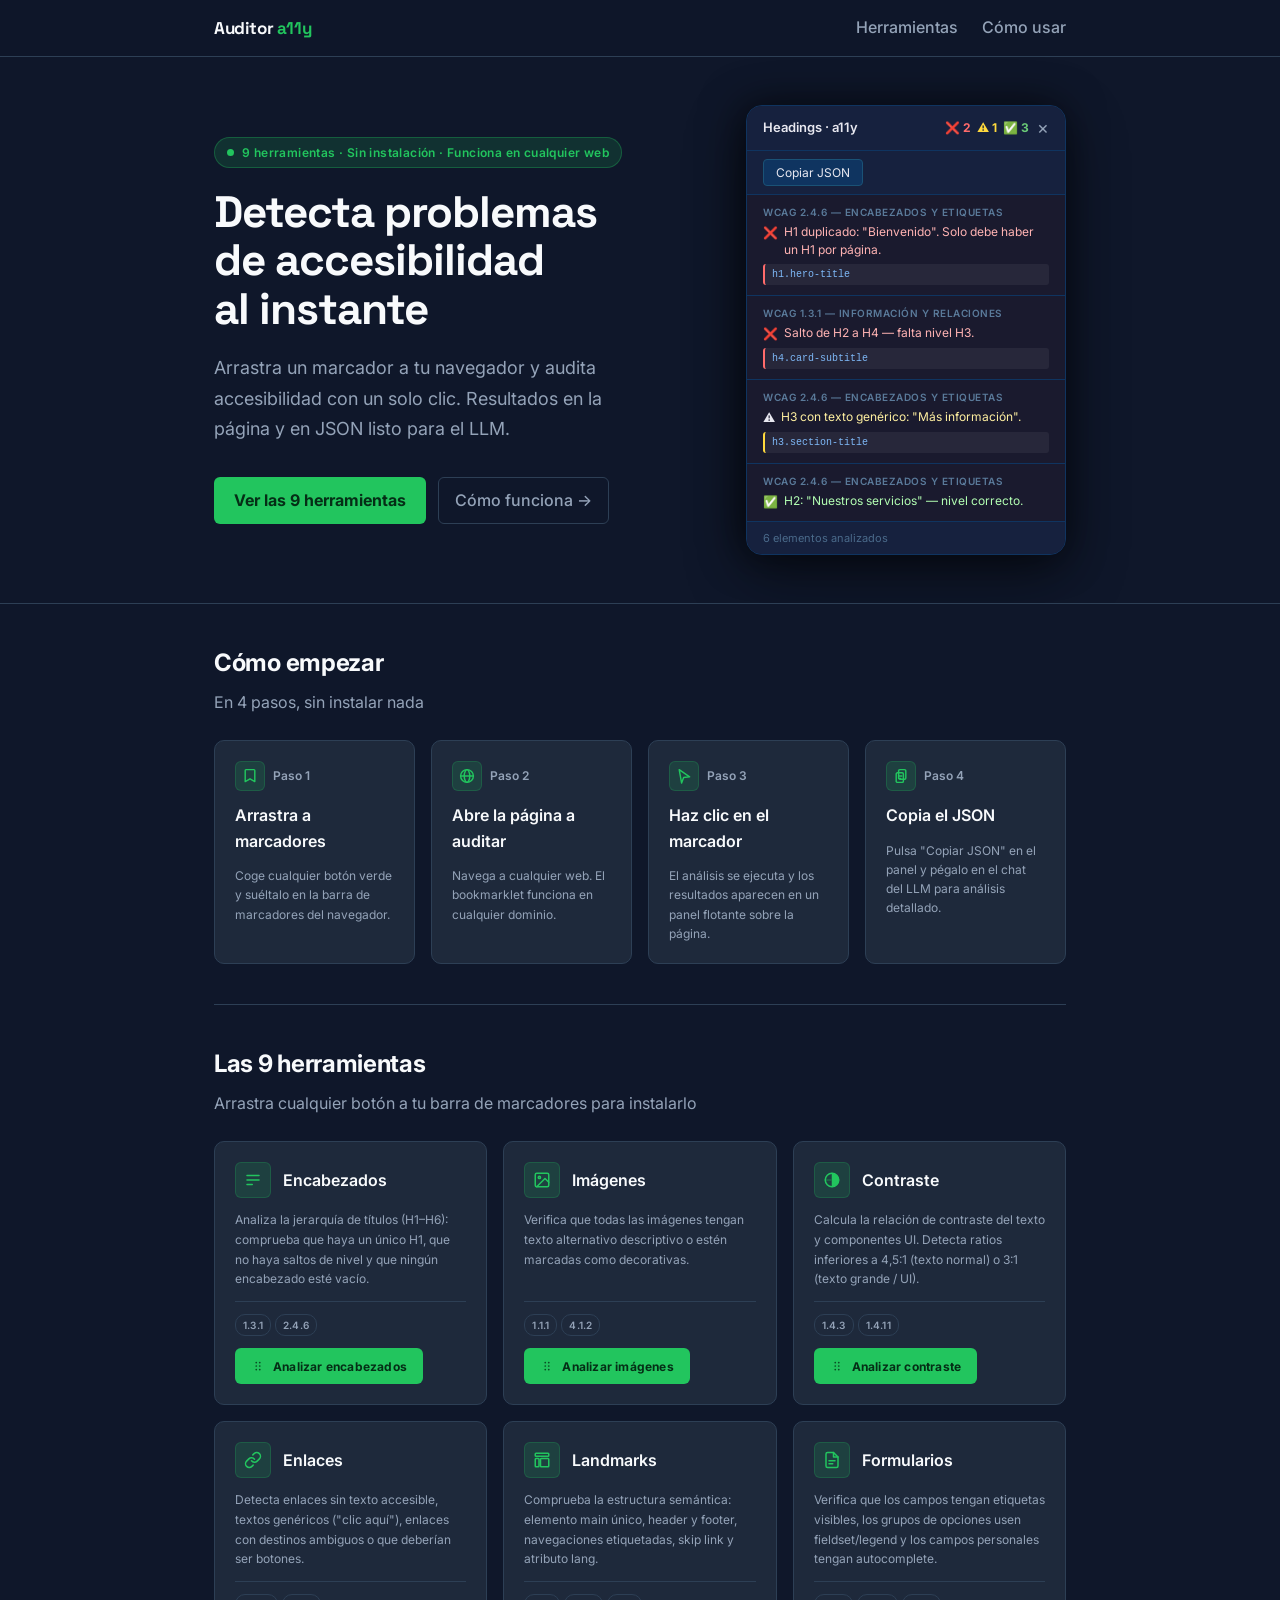
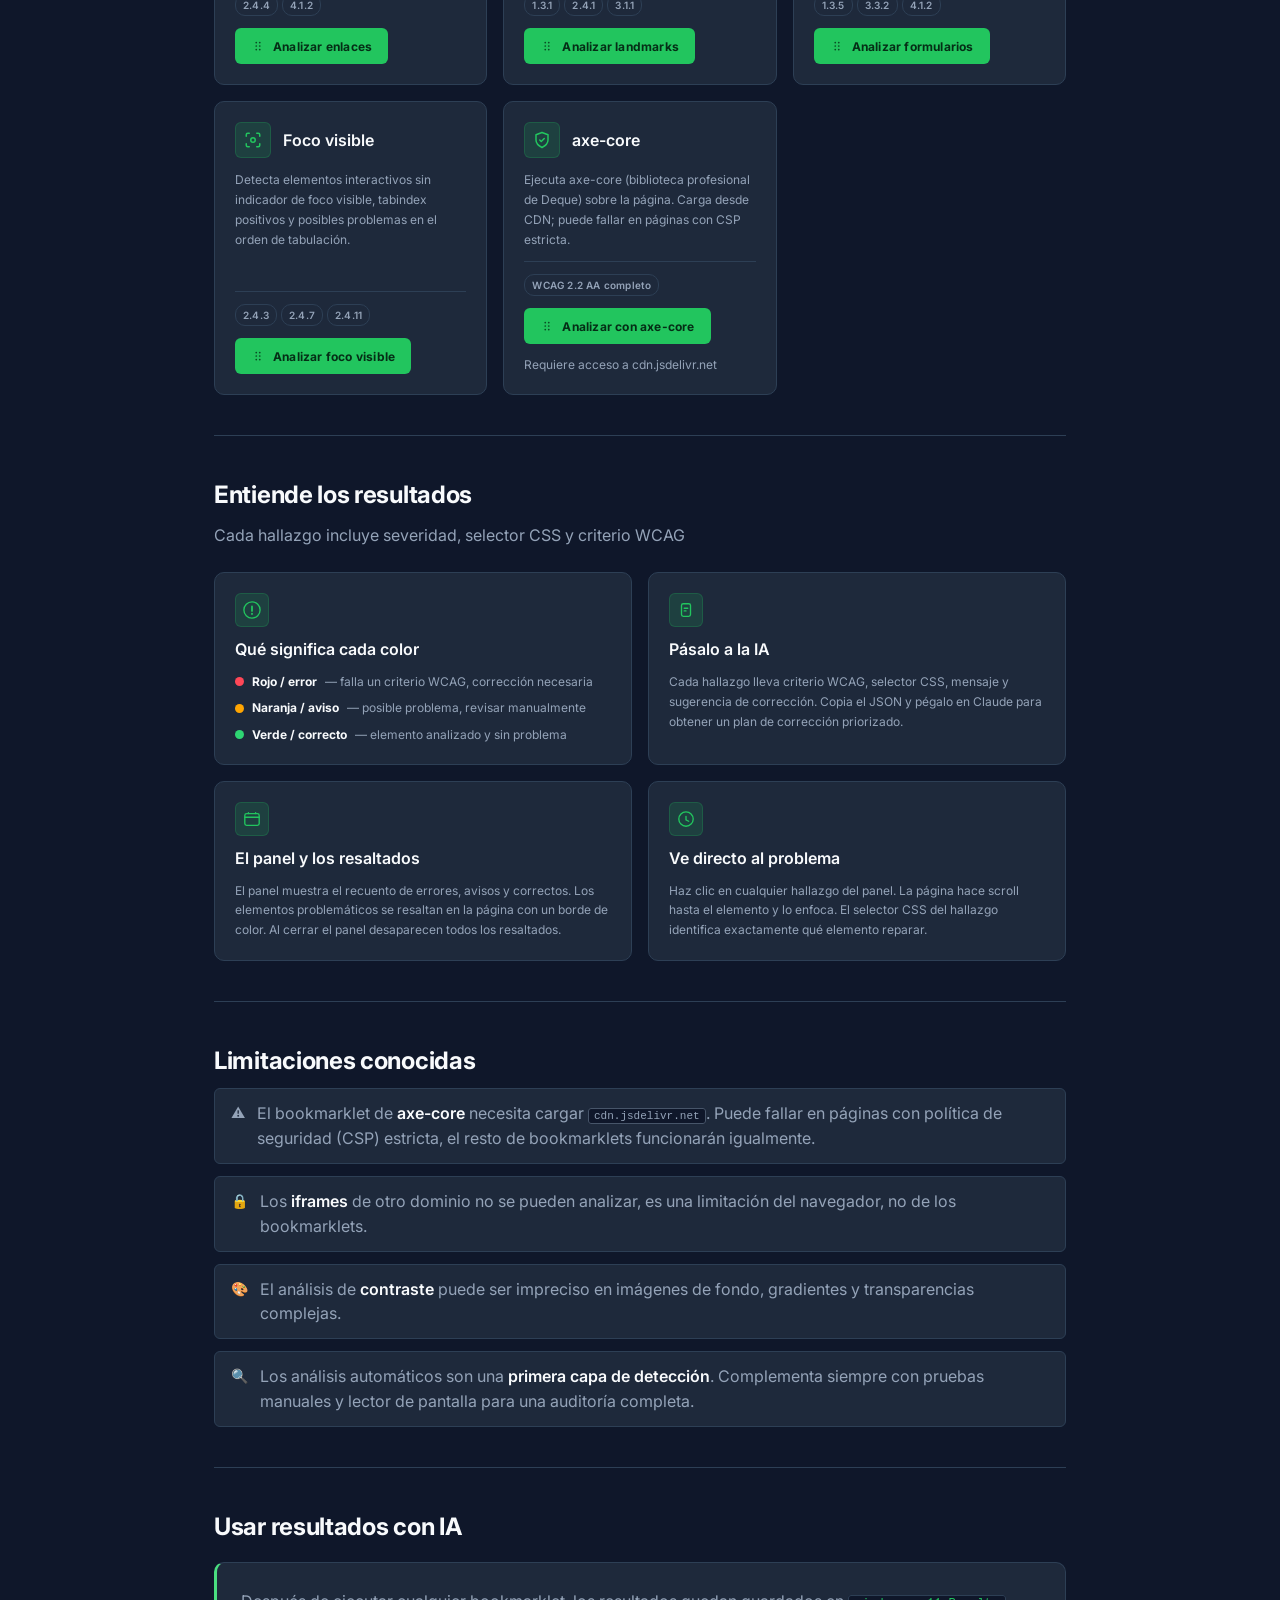
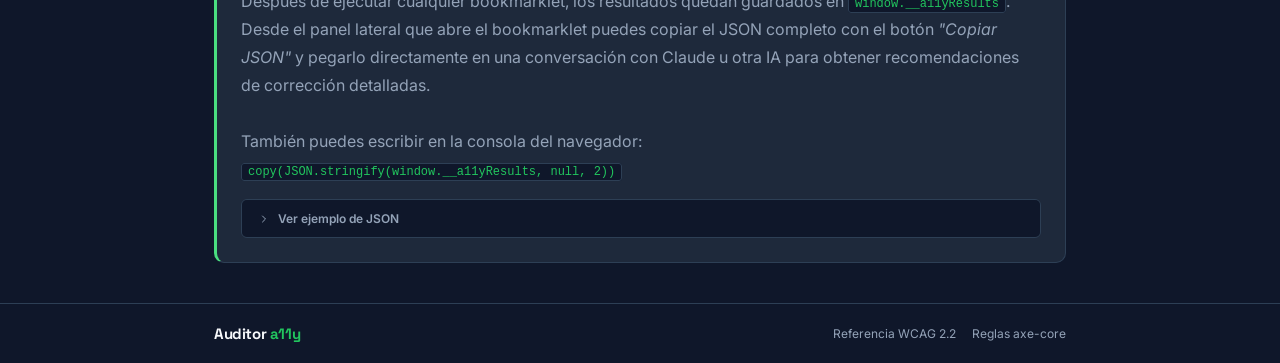
<file: index.html>
<!DOCTYPE html>
<html lang="es">
<head>
  <meta charset="UTF-8">
  <meta http-equiv="refresh" content="0; url=./docs/">
  <title>Redireccionando...</title>
</head>
<body>
  <p>Redireccionando a Auditor a11y...</p>
  <script>
    window.location.href = './docs/';
  </script>
</body>
</html>
</file>
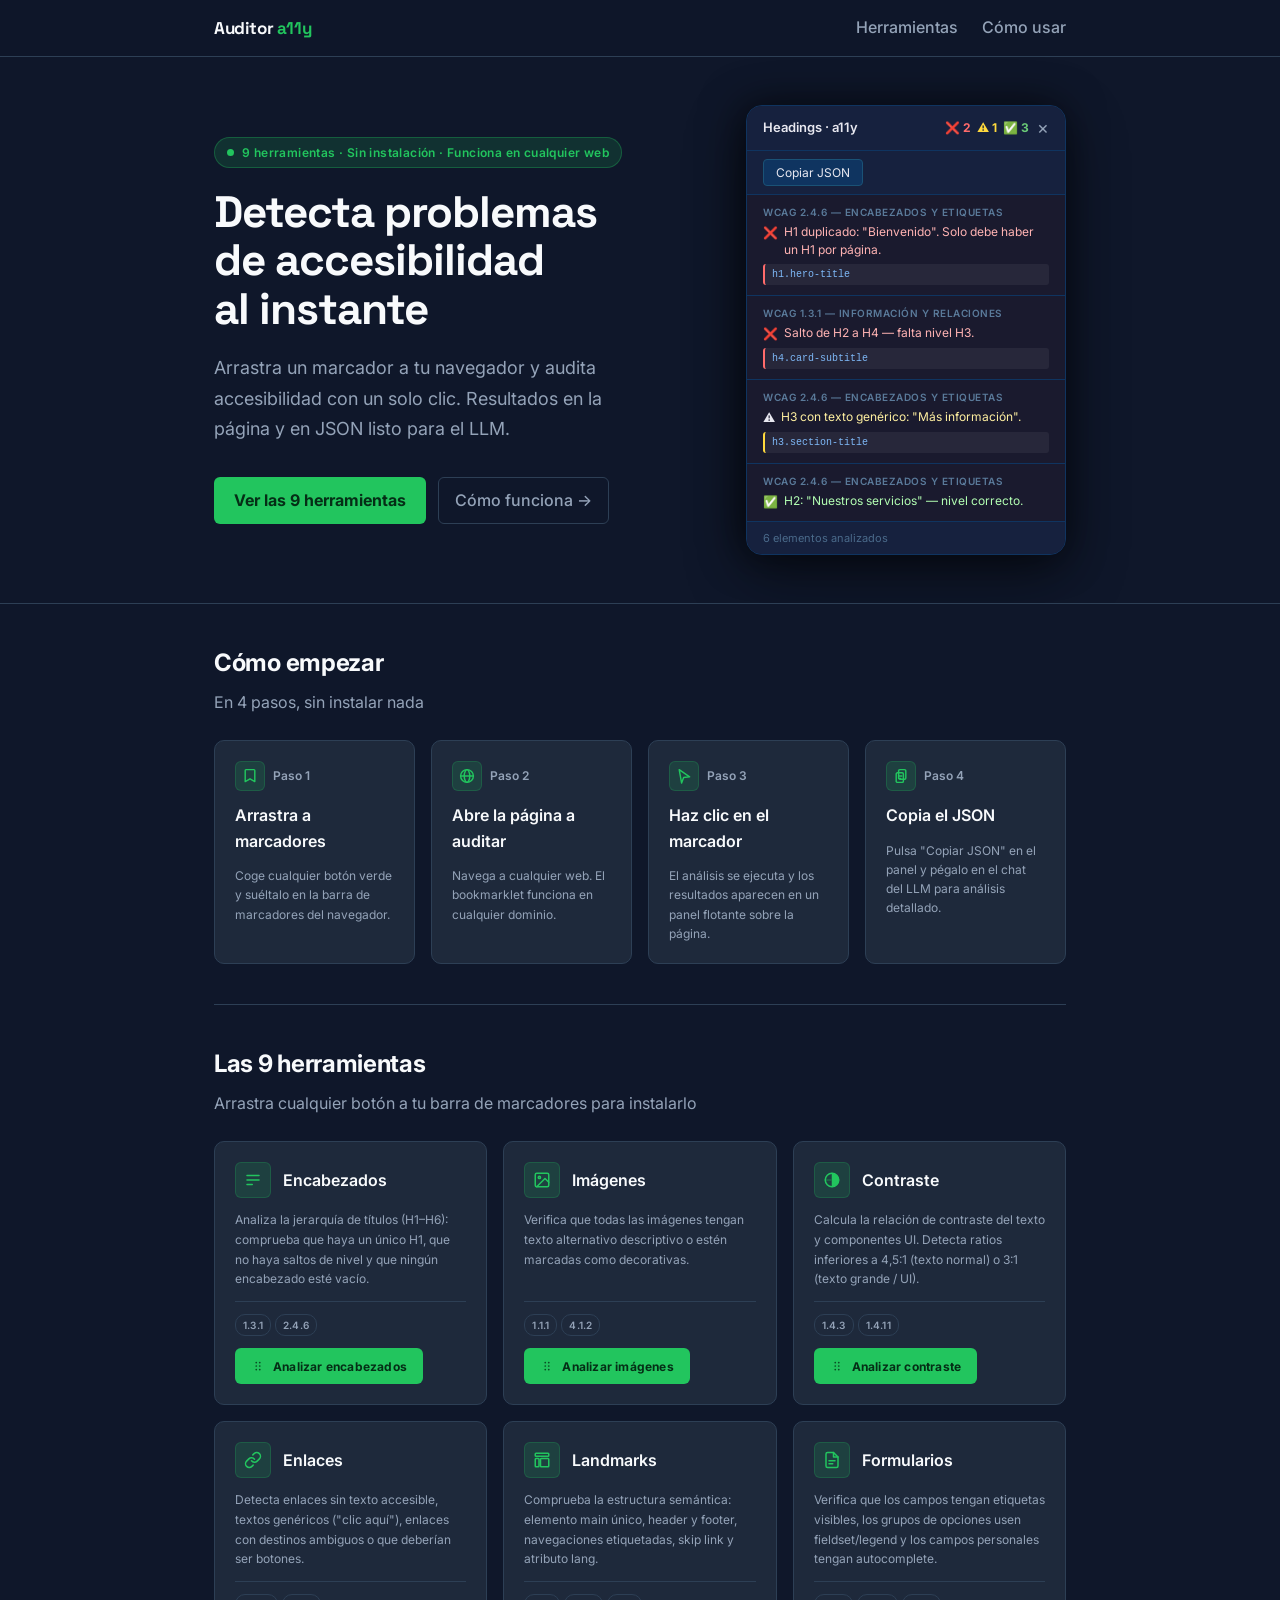
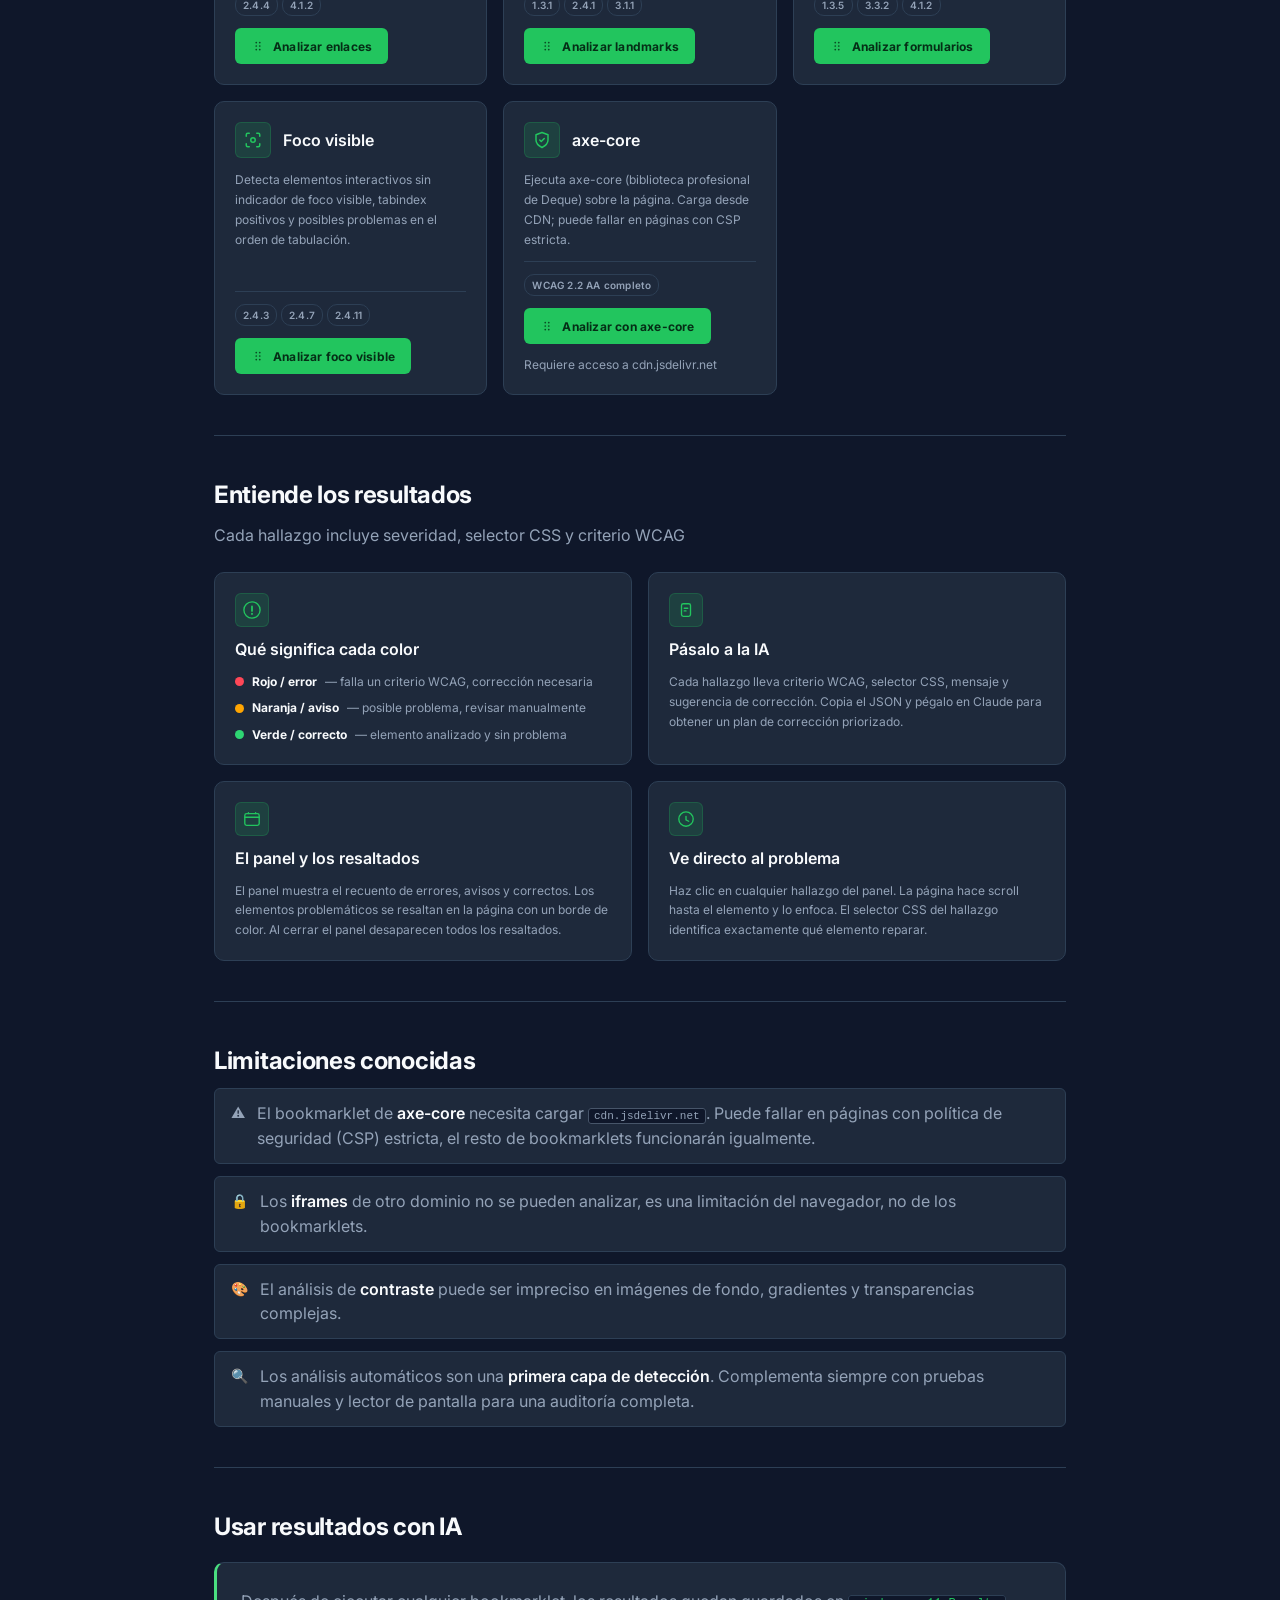
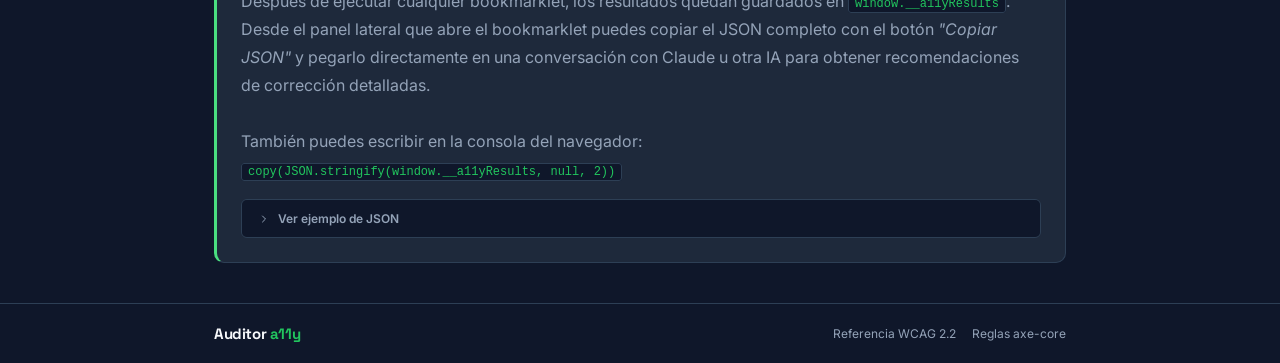
<file: docs/index.html>
<!DOCTYPE html>
<html lang="es">
<head>
  <meta charset="UTF-8">
  <meta name="viewport" content="width=device-width, initial-scale=1.0">
  <meta http-equiv="Cache-Control" content="no-cache, no-store, must-revalidate">
  <title>Auditor a11y — Kit de accesibilidad para equipos de producto</title>
  <meta name="description" content="9 herramientas para auditar accesibilidad con un solo clic. Sin instalar nada.">
  <link rel="preconnect" href="https://fonts.googleapis.com">
  <link rel="preconnect" href="https://fonts.gstatic.com" crossorigin>
  <link href="https://fonts.googleapis.com/css2?family=Inter:wght@400;500;600;700&family=Space+Grotesk:wght@700;800&display=swap" rel="stylesheet">
  <link rel="stylesheet" href="styles.css">
</head>
<body>

<a href="#main" class="skip-link">Ir al contenido principal</a>

<header class="site-header">
  <div class="container">
    <div class="header-inner">
      <p class="logo">Auditor <span>a11y</span></p>
      <nav aria-label="Navegación principal">
        <a href="#bookmarklets-section">Herramientas</a>
        <a href="#instrucciones">Cómo usar</a>
      </nav>
    </div>
  </div>
</header>

<section class="hero" aria-labelledby="hero-titulo">
  <div class="hero-container">
    <div class="hero-content">
      <div class="hero-badge">
        <span class="badge-pulse" aria-hidden="true"></span>
        9 herramientas · Sin instalación · Funciona en cualquier web
      </div>
      <h1 id="hero-titulo">Detecta problemas<br>de accesibilidad<br>al instante</h1>
      <p class="hero-sub">Arrastra un marcador a tu navegador y audita accesibilidad con un solo clic. Resultados en la página y en JSON listo para el LLM.</p>
      <div class="hero-actions">
        <a href="#bookmarklets-section" class="btn-primary">Ver las 9 herramientas</a>
        <a href="#instrucciones" class="btn-ghost">Cómo funciona →</a>
      </div>
    </div>

    <div class="hero-visual" aria-hidden="true">
      <div class="panel-mock">
        <div class="panel-header">
          <span class="panel-title">Headings · a11y</span>
          <span class="panel-stats">
            <span class="pstat-error">❌ 2</span>
            <span class="pstat-warning">⚠️ 1</span>
            <span class="pstat-ok">✅ 3</span>
          </span>
          <span class="panel-close">×</span>
        </div>
        <div class="panel-toolbar">
          <button class="panel-copy-btn" tabindex="-1">Copiar JSON</button>
        </div>
        <div class="panel-findings">
          <div class="panel-finding --error">
            <div class="finding-criterion">WCAG 2.4.6 — Encabezados y etiquetas</div>
            <div class="finding-row">
              <span class="finding-icon">❌</span>
              <span class="finding-msg">H1 duplicado: "Bienvenido". Solo debe haber un H1 por página.</span>
            </div>
            <div class="finding-el">h1.hero-title</div>
          </div>
          <div class="panel-finding --error">
            <div class="finding-criterion">WCAG 1.3.1 — Información y relaciones</div>
            <div class="finding-row">
              <span class="finding-icon">❌</span>
              <span class="finding-msg">Salto de H2 a H4 — falta nivel H3.</span>
            </div>
            <div class="finding-el">h4.card-subtitle</div>
          </div>
          <div class="panel-finding --warning">
            <div class="finding-criterion">WCAG 2.4.6 — Encabezados y etiquetas</div>
            <div class="finding-row">
              <span class="finding-icon">⚠️</span>
              <span class="finding-msg">H3 con texto genérico: "Más información".</span>
            </div>
            <div class="finding-el">h3.section-title</div>
          </div>
          <div class="panel-finding --ok">
            <div class="finding-criterion">WCAG 2.4.6 — Encabezados y etiquetas</div>
            <div class="finding-row">
              <span class="finding-icon">✅</span>
              <span class="finding-msg">H2: "Nuestros servicios" — nivel correcto.</span>
            </div>
          </div>
        </div>
        <div class="panel-footer">6 elementos analizados</div>
      </div>
    </div>
  </div>
</section>

<main id="main">
  <div class="container">

    <section class="instructions" aria-labelledby="como-usarlos" id="instrucciones">
      <header class="section-header">
        <h2 class="section-label" id="como-usarlos">Cómo empezar</h2>
        <p class="section-sub">En 4 pasos, sin instalar nada</p>
      </header>
      <div class="steps">
        <div class="step">
          <div class="step-badge">
            <div class="step-icon">
              <svg width="16" height="16" viewBox="0 0 20 20" fill="none" aria-hidden="true">
                <path d="M5 2h10a1 1 0 0 1 1 1v14l-6-3.5L4 17V3a1 1 0 0 1 1-1z" stroke="currentColor" stroke-width="1.8" stroke-linejoin="round"/>
              </svg>
            </div>
            <span class="step-num">Paso 1</span>
          </div>
          <strong>Arrastra a marcadores</strong>
          <p>Coge cualquier botón verde y suéltalo en la barra de marcadores del navegador.</p>
        </div>
        <div class="step">
          <div class="step-badge">
            <div class="step-icon">
              <svg width="16" height="16" viewBox="0 0 20 20" fill="none" aria-hidden="true">
                <circle cx="10" cy="10" r="8" stroke="currentColor" stroke-width="1.8"/>
                <path d="M10 2c-1.5 0-3.5 3.5-3.5 8s2 8 3.5 8" stroke="currentColor" stroke-width="1.8"/>
                <path d="M10 2c1.5 0 3.5 3.5 3.5 8s-2 8-3.5 8" stroke="currentColor" stroke-width="1.8"/>
                <path d="M2 10h16" stroke="currentColor" stroke-width="1.8"/>
              </svg>
            </div>
            <span class="step-num">Paso 2</span>
          </div>
          <strong>Abre la página a auditar</strong>
          <p>Navega a cualquier web. El bookmarklet funciona en cualquier dominio.</p>
        </div>
        <div class="step">
          <div class="step-badge">
            <div class="step-icon">
              <svg width="16" height="16" viewBox="0 0 20 20" fill="none" aria-hidden="true">
                <path d="M4 2l13 9-7.5.9-2.5 7L4 2z" stroke="currentColor" stroke-width="1.8" stroke-linejoin="round"/>
              </svg>
            </div>
            <span class="step-num">Paso 3</span>
          </div>
          <strong>Haz clic en el marcador</strong>
          <p>El análisis se ejecuta y los resultados aparecen en un panel flotante sobre la página.</p>
        </div>
        <div class="step">
          <div class="step-badge">
            <div class="step-icon">
              <svg width="16" height="16" viewBox="0 0 20 20" fill="none" aria-hidden="true">
                <rect x="7" y="2" width="9" height="12" rx="1.5" stroke="currentColor" stroke-width="1.8"/>
                <rect x="4" y="6" width="9" height="12" rx="1.5" stroke="currentColor" stroke-width="1.8"/>
                <path d="M7 10h4M7 13h2.5" stroke="currentColor" stroke-width="1.8" stroke-linecap="round"/>
              </svg>
            </div>
            <span class="step-num">Paso 4</span>
          </div>
          <strong>Copia el JSON</strong>
          <p>Pulsa "Copiar JSON" en el panel y pégalo en el chat del LLM para análisis detallado.</p>
        </div>
      </div>

      <div class="server-notice" id="file-protocol-notice" role="alert" aria-live="assertive">
        <strong>Atención:</strong> Esta página está abierta como archivo local y los bookmarklets no pueden generarse así.<br><br>
        Ábrela con un servidor local desde la carpeta <code>Bookmarklets/</code>:<br><br>
        <code>python3 -m http.server 8000</code><br><br>
        Luego abre <code>http://localhost:8000/page/</code> en el navegador.
      </div>
    </section>

    <section class="bookmarklets-section" id="bookmarklets-section" aria-labelledby="bookmarklets-titulo">
      <header class="section-header">
        <h2 class="section-label" id="bookmarklets-titulo">Las 9 herramientas</h2>
        <p class="section-sub">Arrastra cualquier botón a tu barra de marcadores para instalarlo</p>
      </header>
      <div class="bookmarklets-grid" id="bookmarklets-grid" role="list" aria-busy="true" aria-label="Lista de bookmarklets de accesibilidad">
        <!-- Las tarjetas se generan con script.js -->
      </div>
    </section>

    <section class="results-section" id="resultados" aria-labelledby="resultados-titulo">
      <header class="section-header">
        <h2 class="section-label" id="resultados-titulo">Entiende los resultados</h2>
        <p class="section-sub">Cada hallazgo incluye severidad, selector CSS y criterio WCAG</p>
      </header>
      <div class="how-grid">
        <div class="how-card">
          <div class="how-icon" aria-hidden="true">
            <svg width="18" height="18" viewBox="0 0 20 20" fill="none">
              <circle cx="10" cy="10" r="9" stroke="currentColor" stroke-width="1.5"/>
              <path d="M10 6v5M10 14v.5" stroke="currentColor" stroke-width="2" stroke-linecap="round"/>
            </svg>
          </div>
          <h3>Qué significa cada color</h3>
          <ul class="severity-list">
            <li><span class="color-dot" style="background:#ff4757"></span><strong>Rojo / error</strong> — falla un criterio WCAG, corrección necesaria</li>
            <li><span class="color-dot" style="background:#ffa502"></span><strong>Naranja / aviso</strong> — posible problema, revisar manualmente</li>
            <li><span class="color-dot" style="background:#2ed573"></span><strong>Verde / correcto</strong> — elemento analizado y sin problema</li>
          </ul>
        </div>
        <div class="how-card">
          <div class="how-icon" aria-hidden="true">
            <svg width="18" height="18" viewBox="0 0 20 20" fill="none">
              <path d="M13 3H7a2 2 0 00-2 2v10a2 2 0 002 2h6a2 2 0 002-2V5a2 2 0 00-2-2z" stroke="currentColor" stroke-width="1.5"/>
              <path d="M8 8h4M8 11h2" stroke="currentColor" stroke-width="1.5" stroke-linecap="round"/>
            </svg>
          </div>
          <h3>Pásalo a la IA</h3>
          <p>Cada hallazgo lleva criterio WCAG, selector CSS, mensaje y sugerencia de corrección. Copia el JSON y pégalo en Claude para obtener un plan de corrección priorizado.</p>
        </div>
        <div class="how-card">
          <div class="how-icon" aria-hidden="true">
            <svg width="18" height="18" viewBox="0 0 20 20" fill="none">
              <rect x="2" y="4" width="16" height="13" rx="2" stroke="currentColor" stroke-width="1.5"/>
              <path d="M6 4V3M14 4V3M2 8h16" stroke="currentColor" stroke-width="1.5" stroke-linecap="round"/>
            </svg>
          </div>
          <h3>El panel y los resaltados</h3>
          <p>El panel muestra el recuento de errores, avisos y correctos. Los elementos problemáticos se resaltan en la página con un borde de color. Al cerrar el panel desaparecen todos los resaltados.</p>
        </div>
        <div class="how-card">
          <div class="how-icon" aria-hidden="true">
            <svg width="18" height="18" viewBox="0 0 20 20" fill="none">
              <circle cx="10" cy="10" r="8" stroke="currentColor" stroke-width="1.5"/>
              <path d="M10 7v4l3 1.5" stroke="currentColor" stroke-width="1.5" stroke-linecap="round"/>
            </svg>
          </div>
          <h3>Ve directo al problema</h3>
          <p>Haz clic en cualquier hallazgo del panel. La página hace scroll hasta el elemento y lo enfoca. El selector CSS del hallazgo identifica exactamente qué elemento reparar.</p>
        </div>
      </div>
    </section>

    <section class="limits-section" aria-labelledby="limites-titulo">
      <h2 class="section-label" id="limites-titulo">Limitaciones conocidas</h2>
      <ul class="limits-list" role="list">
        <li class="limit-item" role="listitem">
          <span class="limit-icon" aria-hidden="true">⚠️</span>
          <span>El bookmarklet de <strong>axe-core</strong> necesita cargar <code>cdn.jsdelivr.net</code>. Puede fallar en páginas con política de seguridad (CSP) estricta, el resto de bookmarklets funcionarán igualmente.</span>
        </li>
        <li class="limit-item" role="listitem">
          <span class="limit-icon" aria-hidden="true">🔒</span>
          <span>Los <strong>iframes</strong> de otro dominio no se pueden analizar, es una limitación del navegador, no de los bookmarklets.</span>
        </li>
        <li class="limit-item" role="listitem">
          <span class="limit-icon" aria-hidden="true">🎨</span>
          <span>El análisis de <strong>contraste</strong> puede ser impreciso en imágenes de fondo, gradientes y transparencias complejas.</span>
        </li>
        <li class="limit-item" role="listitem">
          <span class="limit-icon" aria-hidden="true">🔍</span>
          <span>Los análisis automáticos son una <strong>primera capa de detección</strong>. Complementa siempre con pruebas manuales y lector de pantalla para una auditoría completa.</span>
        </li>
      </ul>
    </section>

    <section class="llm-section" aria-labelledby="llm-titulo">
      <h2 class="section-label" id="llm-titulo">Usar resultados con IA</h2>
      <div class="llm-card" role="note">
        Después de ejecutar cualquier bookmarklet, los resultados quedan guardados en
        <code>window.__a11yResults</code>. Desde el panel lateral que abre el bookmarklet puedes
        copiar el JSON completo con el botón <em>"Copiar JSON"</em> y pegarlo directamente en una
        conversación con Claude u otra IA para obtener recomendaciones de corrección detalladas.
        <br><br>
        También puedes escribir en la consola del navegador:<br>
        <code>copy(JSON.stringify(window.__a11yResults, null, 2))</code>

        <details class="json-preview">
          <summary>
            <svg viewBox="0 0 24 24" aria-hidden="true"><polyline points="9 18 15 12 9 6"/></svg>
            Ver ejemplo de JSON
          </summary>
          <pre class="json-snippet" aria-label="Ejemplo de JSON de resultados"><span class="k">"bookmarklet"</span>: <span class="s">"headings"</span>,
<span class="k">"url"</span>: <span class="s">"https://ejemplo.com"</span>,
<span class="k">"resumen"</span>: {
  <span class="k">"total"</span>: <span class="n">6</span>, <span class="k">"errores"</span>: <span class="n">2</span>, <span class="k">"avisos"</span>: <span class="n">1</span>, <span class="k">"correctos"</span>: <span class="n">3</span>
},
<span class="k">"hallazgos"</span>: [
  {
    <span class="k">"estado"</span>: <span class="s">"error"</span>,
    <span class="k">"criterio"</span>: <span class="s">"1.3.1"</span>,
    <span class="k">"titulo"</span>: <span class="s">"Información y relaciones"</span>,
    <span class="k">"selector"</span>: <span class="s">"h3.card-title"</span>,
    <span class="k">"mensaje"</span>: <span class="s">"Salto de nivel de H1 a H3"</span>,
    <span class="k">"sugerencia"</span>: <span class="s">"Cambia H3 por H2"</span>
  }
]</pre>
        </details>
      </div>
    </section>

  </div>
</main>

<footer class="page-footer" role="contentinfo">
  <div class="container">
    <div class="footer-inner">
      <p class="logo footer-logo">Auditor <span>a11y</span></p>
      <nav class="footer-links" aria-label="Enlaces del pie">
        <a href="https://www.w3.org/WAI/WCAG22/quickref/" target="_blank" rel="noopener noreferrer">Referencia WCAG 2.2</a>
        <a href="https://dequeuniversity.com/rules/axe/" target="_blank" rel="noopener noreferrer">Reglas axe-core</a>
      </nav>
    </div>
  </div>
</footer>

<script src="script.js"></script>
</body>
</html>
</file>
<file: docs/styles.css>
/* ── Reset & Base ── */
*, *::before, *::after { box-sizing: border-box; margin: 0; padding: 0; }

/* Inter + Space Grotesk are loaded via <link> in HTML — no @import needed here */

/* ── Design tokens (Dark OLED · a11y Auditor) ── */
:root {
  /* Colors */
  --bg:          #0F172A;
  --surface:     #1E293B;
  --surface2:    #334155;
  --border:      #2D3F55;
  --border2:     #475569;
  --accent:      #22C55E;
  --accent-dim:  #16A34A;
  --accent-glow: rgba(34, 197, 94, 0.15);
  --text:        #F8FAFC;
  --text-muted:  #94A3B8;   /* 5.2:1 on surface, 6.8:1 on bg */
  --text-subtle: #64748B;   /* decorative only — not for text content */
  --text-label:  #7C90A8;   /* section labels — 4.6:1 on bg */
  --error:       #F87171;
  --warning:     #FBBF24;
  --ok:          #4ADE80;

  /* Type scale */
  --font:        'Inter', -apple-system, BlinkMacSystemFont, 'Segoe UI', sans-serif;
  --text-xs:     12px;
  --text-sm:     16px;
  --text-base:   18px;
  --text-lg:     20px;
  --text-xl:     24px;
  --text-2xl:    32px;
  --text-3xl:    42px;

  /* Spacing (8dp rhythm) */
  --space-1: 4px;
  --space-2: 8px;
  --space-3: 12px;
  --space-4: 16px;
  --space-5: 20px;
  --space-6: 24px;
  --space-8: 32px;
  --space-10: 40px;
  --space-12: 48px;
  --space-16: 64px;

  /* Shape */
  --radius-sm: 6px;
  --radius:    10px;
  --radius-lg: 16px;

  /* Motion */
  --ease:      cubic-bezier(0.16, 1, 0.3, 1);
  --dur-fast:  120ms;
  --dur:       200ms;
  --dur-slow:  320ms;
}

/* ── Reduced motion ── */
@media (prefers-reduced-motion: reduce) {
  *, *::before, *::after {
    animation-duration: 0.01ms !important;
    transition-duration: 0.01ms !important;
  }
}

/* ── Base ── */
html { scroll-behavior: smooth; }

body {
  font-family: var(--font);
  font-size: var(--text-base);
  background: var(--bg);
  color: var(--text);
  line-height: 1.6;
  min-height: 100dvh;
  -webkit-font-smoothing: antialiased;
}

/* ── Skip link ── */
.skip-link {
  position: absolute;
  top: -100%;
  left: var(--space-4);
  z-index: 9999;
  background: var(--accent);
  color: #052e16;
  font-weight: 600;
  font-size: var(--text-sm);
  padding: var(--space-2) var(--space-4);
  border-radius: var(--radius-sm);
  text-decoration: none;
  transition: top var(--dur-fast);
}
.skip-link:focus { top: var(--space-3); }

/* ── Layout ── */
.container {
  max-width: 900px;
  margin: 0 auto;
  padding: 0 var(--space-6);
}

/* ── Site header / nav ── */
.site-header {
  position: sticky;
  top: 0;
  z-index: 100;
  background: rgba(15, 23, 42, 0.88);
  backdrop-filter: blur(14px);
  -webkit-backdrop-filter: blur(14px);
  border-bottom: 1px solid var(--border);
}

.header-inner {
  display: flex;
  align-items: center;
  justify-content: space-between;
  height: 56px;
}

.logo {
  font-family: 'Space Grotesk', var(--font);
  font-weight: 800;
  font-size: 17px;
  color: var(--text);
  letter-spacing: -0.4px;
  line-height: 1;
}
.logo span { color: var(--accent); }

.site-header nav {
  display: flex;
  gap: var(--space-6);
}
.site-header nav a {
  color: var(--text-muted);
  text-decoration: none;
  font-size: var(--text-sm);
  font-weight: 500;
  transition: color var(--dur-fast);
}
.site-header nav a:hover { color: var(--text); }
.site-header nav a:focus-visible {
  outline: 2px solid var(--accent);
  outline-offset: 2px;
  border-radius: 2px;
}

/* ── Hero (two-column) ── */
.hero {
  padding: var(--space-12) 0 var(--space-12);
  border-bottom: 1px solid var(--border);
  overflow: hidden;
}

.hero-container {
  max-width: 900px;
  margin: 0 auto;
  padding: 0 var(--space-6);
  display: grid;
  grid-template-columns: minmax(0, 1fr) minmax(0, 1fr);
  gap: var(--space-6);
  align-items: center;
}

.hero-badge {
  display: inline-flex;
  align-items: center;
  gap: var(--space-2);
  background: var(--accent-glow);
  border: 1px solid rgba(34, 197, 94, 0.3);
  color: var(--accent);
  font-size: var(--text-xs);
  font-weight: 600;
  letter-spacing: 0.4px;
  padding: 5px var(--space-3);
  border-radius: 20px;
  margin-bottom: var(--space-5);
}

.badge-pulse {
  width: 7px;
  height: 7px;
  background: var(--accent);
  border-radius: 50%;
  flex-shrink: 0;
  animation: badge-blink 2.4s ease-in-out infinite;
}

@keyframes badge-blink {
  0%, 100% { opacity: 1; }
  50%       { opacity: 0.35; }
}

.hero h1 {
  font-family: 'Space Grotesk', var(--font);
  font-size: clamp(var(--text-2xl), 4vw, 44px);
  font-weight: 800;
  color: var(--text);
  line-height: 1.1;
  letter-spacing: -1px;
  margin-bottom: var(--space-5);
}

.hero-sub {
  font-size: var(--text-base);
  color: var(--text-muted);
  max-width: 400px;
  line-height: 1.7;
  margin-bottom: var(--space-8);
}

.hero-actions {
  display: flex;
  gap: var(--space-3);
  flex-wrap: wrap;
}

.btn-primary {
  display: inline-flex;
  align-items: center;
  background: var(--accent);
  color: #052e16;
  font-weight: 700;
  font-size: var(--text-sm);
  padding: 10px var(--space-5);
  border-radius: var(--radius-sm);
  text-decoration: none;
  transition: background var(--dur-fast), box-shadow var(--dur-fast);
}
.btn-primary:hover {
  background: #4ade80;
  box-shadow: 0 0 24px rgba(34, 197, 94, 0.25);
}
.btn-primary:focus-visible {
  outline: 2px solid var(--accent);
  outline-offset: 2px;
}

.btn-ghost {
  display: inline-flex;
  align-items: center;
  color: var(--text-muted);
  font-weight: 500;
  font-size: var(--text-sm);
  padding: 10px var(--space-4);
  border-radius: var(--radius-sm);
  text-decoration: none;
  border: 1px solid var(--border);
  transition: color var(--dur-fast), border-color var(--dur-fast);
}
.btn-ghost:hover {
  color: var(--text);
  border-color: var(--border2);
}
.btn-ghost:focus-visible {
  outline: 2px solid var(--accent);
  outline-offset: 2px;
}

/* ── Hero panel mockup ── */
.hero-visual {
  display: flex;
  justify-content: flex-end;
  align-items: flex-start;
}

.panel-mock {
  background: #1a1a2e;
  border: 1px solid #0f3460;
  border-radius: var(--radius-lg);
  overflow: hidden;
  width: 100%;
  max-width: 320px;
  font-size: 13px;
  line-height: 1.5;
  color: #e8e8f0;
  box-shadow: -4px 0 40px rgba(0, 0, 0, 0.6), 0 20px 60px rgba(0, 0, 0, 0.4);
}

.panel-header {
  display: flex;
  align-items: center;
  gap: 8px;
  padding: 12px 16px;
  background: #16213e;
  border-bottom: 1px solid #0f3460;
}

.panel-title {
  flex: 1;
  font-size: 13px;
  font-weight: 600;
  color: #e8e8f0;
  white-space: nowrap;
  overflow: hidden;
  text-overflow: ellipsis;
}

.panel-stats {
  display: flex;
  gap: 6px;
  font-size: 12px;
  flex-shrink: 0;
}

.pstat-error   { color: #ff6b6b; font-weight: 700; }
.pstat-warning { color: #ffd93d; font-weight: 700; }
.pstat-ok      { color: #6bcb77; font-weight: 700; }

.panel-close {
  color: #94a3b8;
  font-size: 18px;
  line-height: 1;
  flex-shrink: 0;
}

.panel-toolbar {
  padding: 8px 16px;
  background: #16213e;
  border-bottom: 1px solid #0f3460;
}

.panel-copy-btn {
  background: #0f3460;
  border: 1px solid #1a5276;
  color: #e8e8f0;
  font-size: 12px;
  font-family: var(--font);
  padding: 5px 12px;
  border-radius: 4px;
  cursor: default;
}


.panel-finding {
  padding: 10px 16px;
  border-bottom: 1px solid #0f3460;
}
.panel-finding:last-child { border-bottom: none; }

.finding-criterion {
  font-size: 10px;
  color: #5a7a9a;
  font-weight: 600;
  text-transform: uppercase;
  letter-spacing: 0.5px;
  margin-bottom: 3px;
}

.finding-row {
  display: flex;
  align-items: flex-start;
  gap: 6px;
}

.finding-icon { font-size: 12px; flex-shrink: 0; margin-top: 1px; }

.finding-msg {
  font-size: 12px;
  flex: 1;
  word-break: break-word;
}

.panel-finding.--error   .finding-msg { color: #ffb3b3; }
.panel-finding.--warning .finding-msg { color: #fff0a0; }
.panel-finding.--ok      .finding-msg { color: #b3ffb3; }

.finding-el {
  font-family: 'SF Mono', 'Cascadia Code', monospace;
  font-size: 10px;
  background: rgba(255,255,255,0.06);
  padding: 3px 7px;
  border-radius: 3px;
  margin-top: 5px;
  color: #7eb8f7;
  border-left: 2px solid #0f3460;
}

.panel-finding.--error   .finding-el { border-left-color: #ff6b6b; }
.panel-finding.--warning .finding-el { border-left-color: #ffd93d; }

.panel-footer {
  padding: 8px 16px;
  border-top: 1px solid #0f3460;
  font-size: 11px;
  color: #4a6a8a;
  background: #16213e;
}

/* ── Section headings ── */
.section-header {
  margin-bottom: var(--space-6);
}

.section-label {
  font-size: var(--text-xl);
  font-weight: 700;
  color: var(--text);
  letter-spacing: -0.3px;
  margin-bottom: var(--space-2);
}

.section-sub {
  font-size: var(--text-sm);
  color: var(--text-muted);
  margin: 0;
}

/* ── Instrucciones ── */
.instructions {
  padding: var(--space-10) 0;
  border-bottom: 1px solid var(--border);
}

.steps {
  display: grid;
  grid-template-columns: repeat(auto-fill, minmax(180px, 1fr));
  gap: var(--space-4);
}

.step {
  background: var(--surface);
  border: 1px solid var(--border);
  border-radius: var(--radius);
  padding: var(--space-5);
  display: flex;
  flex-direction: column;
  gap: var(--space-3);
  transition: border-color var(--dur) var(--ease);
}
.step:hover { border-color: var(--border2); }

.step-badge {
  display: flex;
  align-items: center;
  gap: var(--space-2);
}

.step-icon {
  width: 30px;
  height: 30px;
  border-radius: var(--radius-sm);
  background: var(--accent-glow);
  border: 1px solid rgba(34, 197, 94, 0.2);
  display: flex;
  align-items: center;
  justify-content: center;
  color: var(--accent);
  flex-shrink: 0;
}
.step-icon svg {
  stroke: currentColor;
  fill: none;
  stroke-linecap: round;
  stroke-linejoin: round;
}

.step-num {
  font-size: var(--text-xs);
  font-weight: 600;
  color: var(--text-muted);
}

.step strong {
  font-size: var(--text-sm);
  font-weight: 600;
  color: var(--text);
}

.step p {
  font-size: var(--text-xs);
  color: var(--text-muted);
  line-height: 1.6;
  margin: 0;
}

/* ── Aviso servidor ── */
.server-notice {
  background: rgba(251, 191, 36, 0.06);
  border: 1px solid rgba(251, 191, 36, 0.25);
  border-left: 3px solid var(--warning);
  border-radius: var(--radius);
  padding: var(--space-4) var(--space-5);
  margin-top: var(--space-6);
  font-size: var(--text-sm);
  color: var(--text-muted);
  line-height: 1.7;
  display: none;
}
.server-notice.visible { display: block; }
.server-notice strong { color: var(--warning); }
.server-notice code {
  font-family: monospace;
  background: var(--bg);
  border: 1px solid var(--border2);
  padding: 2px 6px;
  border-radius: 3px;
  color: var(--text);
  font-size: 12px;
}

/* ── Bookmarklets ── */
.bookmarklets-section {
  padding: var(--space-10) 0;
  border-bottom: 1px solid var(--border);
}

/* ── Entiende los resultados ── */
.results-section {
  padding: var(--space-10) 0;
  border-bottom: 1px solid var(--border);
}

.how-grid {
  display: grid;
  grid-template-columns: 1fr 1fr;
  gap: var(--space-4);
}

.how-card {
  background: var(--surface);
  border: 1px solid var(--border);
  border-radius: var(--radius);
  padding: var(--space-5);
  display: flex;
  flex-direction: column;
  gap: var(--space-3);
  transition: border-color var(--dur) var(--ease);
}
.how-card:hover { border-color: var(--border2); }

.how-icon {
  width: 34px;
  height: 34px;
  border-radius: var(--radius-sm);
  background: var(--accent-glow);
  border: 1px solid rgba(34, 197, 94, 0.2);
  display: flex;
  align-items: center;
  justify-content: center;
  color: var(--accent);
  flex-shrink: 0;
}
.how-icon svg {
  stroke: currentColor;
  fill: none;
  stroke-linecap: round;
  stroke-linejoin: round;
}

.how-card h3 {
  font-size: var(--text-sm);
  font-weight: 600;
  color: var(--text);
  line-height: 1.3;
}

.how-card p {
  font-size: var(--text-xs);
  color: var(--text-muted);
  line-height: 1.65;
  margin: 0;
}

.severity-list {
  list-style: none;
  display: flex;
  flex-direction: column;
  gap: 7px;
}

.severity-list li {
  display: flex;
  align-items: center;
  gap: var(--space-2);
  font-size: var(--text-xs);
  color: var(--text-muted);
}

.color-dot {
  width: 9px;
  height: 9px;
  border-radius: 50%;
  flex-shrink: 0;
}

.severity-list strong { color: var(--text); }

.bookmarklets-grid {
  display: grid;
  grid-template-columns: repeat(auto-fill, minmax(248px, 1fr));
  gap: var(--space-4);
}

/* ── Tarjeta ── */
.bookmarklet-card {
  background: var(--surface);
  border: 1px solid var(--border);
  border-radius: var(--radius);
  padding: var(--space-5);
  display: flex;
  flex-direction: column;
  gap: var(--space-3);
  transition: border-color var(--dur) var(--ease), box-shadow var(--dur) var(--ease);
  position: relative;
  overflow: hidden;
}

.bookmarklet-card::before {
  content: '';
  position: absolute;
  top: 0; left: 0; right: 0;
  height: 2px;
  background: linear-gradient(90deg, var(--accent) 0%, transparent 100%);
  opacity: 0;
  transition: opacity var(--dur) var(--ease);
}

.bookmarklet-card:hover {
  border-color: var(--border2);
  box-shadow: 0 4px 24px rgba(0, 0, 0, 0.35);
}
.bookmarklet-card:hover::before { opacity: 1; }

.card-header {
  display: flex;
  align-items: center;
  gap: var(--space-3);
}

.card-icon {
  width: 36px;
  height: 36px;
  border-radius: var(--radius-sm);
  background: var(--accent-glow);
  border: 1px solid rgba(34, 197, 94, 0.2);
  display: flex;
  align-items: center;
  justify-content: center;
  flex-shrink: 0;
  color: var(--accent);
}

.card-icon svg {
  width: 18px;
  height: 18px;
  stroke: currentColor;
  fill: none;
  stroke-width: 2;
  stroke-linecap: round;
  stroke-linejoin: round;
}

.card-name {
  font-weight: 600;
  font-size: var(--text-sm);
  color: var(--text);
  line-height: 1.3;
}

.card-desc {
  font-size: var(--text-xs);
  color: var(--text-muted);
  line-height: 1.65;
  flex: 1;
  padding-bottom: var(--space-3);
  border-bottom: 1px solid var(--border);
}

.card-tags {
  display: flex;
  flex-wrap: wrap;
  gap: 4px;
}

.tag {
  font-size: 10px;
  background: transparent;
  border: 1px solid var(--border);
  /* text-muted: 5.2:1 on surface — passes AA for 10px bold text */
  color: var(--text-muted);
  padding: 2px 7px;
  border-radius: 10px;
  font-weight: 600;
  letter-spacing: 0.2px;
}

/* ── Nota especial (axe-core) ── */
.card-note {
  /* Minimum 12px for body-level readability */
  font-size: 12px;
  color: var(--text-muted);
  line-height: 1.5;
}

/* ── Enlace arrastrable ── */
.drag-link {
  display: inline-flex;
  align-self: flex-start;
  align-items: center;
  gap: var(--space-2);
  background: var(--accent);
  color: #052e16;
  font-size: var(--text-xs);
  font-weight: 700;
  font-family: var(--font);
  padding: var(--space-2) var(--space-4);
  border-radius: var(--radius-sm);
  text-decoration: none;
  cursor: grab;
  transition:
    background var(--dur-fast) var(--ease),
    box-shadow var(--dur-fast) var(--ease),
    transform    var(--dur-fast) var(--ease);
  user-select: none;
  border: none;
  min-height: 36px;
  letter-spacing: 0.2px;
}

.drag-link:hover {
  background: #4ade80;
  box-shadow: 0 0 20px var(--accent-glow);
}

.drag-link:focus-visible {
  outline: 2px solid var(--accent);
  outline-offset: 2px;
}

.drag-link:active {
  cursor: grabbing;
  transform: scale(0.97);
}

.drag-link svg {
  width: 14px;
  height: 14px;
  fill: currentColor;
  stroke: none;
  opacity: 0.8;
  flex-shrink: 0;
}

/* Hint animation: plays once when the card is rendered */
@keyframes drag-pulse {
  0%   { box-shadow: 0 0 0   rgba(34, 197, 94, 0); }
  40%  { box-shadow: 0 0 18px rgba(34, 197, 94, 0.5); }
  100% { box-shadow: 0 0 0   rgba(34, 197, 94, 0); }
}
.drag-link.drag-hint { animation: drag-pulse 0.7s var(--ease) forwards; }

/* Loading state */
.drag-link.loading {
  background: var(--surface2);
  color: var(--text-subtle);
  cursor: wait;
  pointer-events: none;
}

/* Error state */
.drag-link.error-state {
  background: rgba(248, 113, 113, 0.1);
  border: 1px solid rgba(248, 113, 113, 0.3);
  color: var(--error);
  cursor: not-allowed;
}

/* ── Skeleton loading ── */
@keyframes shimmer {
  0%   { background-position: 200% 0; }
  100% { background-position: -200% 0; }
}

.skel {
  background: linear-gradient(
    90deg,
    var(--surface2) 25%,
    rgba(71,85,105,0.6) 50%,
    var(--surface2) 75%
  );
  background-size: 200% 100%;
  animation: shimmer 1.6s infinite linear;
  border-radius: var(--radius-sm);
}

.skel-icon { width: 36px; height: 36px; border-radius: var(--radius-sm); flex-shrink: 0; }
.skel-name { height: 14px; width: 100px; border-radius: 4px; }
.skel-line { height: 11px; border-radius: 4px; }
.skel-btn  { height: 36px; border-radius: var(--radius-sm); margin-top: var(--space-1); }

.loading-skeleton { pointer-events: none; user-select: none; }

/* ── Limitaciones ── */
.limits-section {
  padding: var(--space-10) 0;
  border-bottom: 1px solid var(--border);
}

.limits-list {
  display: flex;
  flex-direction: column;
  gap: var(--space-3);
}

.limit-item {
  display: flex;
  gap: var(--space-3);
  align-items: flex-start;
  background: var(--surface);
  border: 1px solid var(--border);
  border-radius: var(--radius-sm);
  padding: var(--space-3) var(--space-4);
  font-size: var(--text-sm);
  color: var(--text-muted);
  line-height: 1.55;
}

.limit-icon {
  font-size: 14px;
  flex-shrink: 0;
  margin-top: 1px;
}

.limit-item strong { color: var(--text); font-weight: 600; }
.limit-item code {
  font-family: monospace;
  background: var(--bg);
  border: 1px solid var(--border2);
  padding: 1px 5px;
  border-radius: 3px;
  font-size: 11px;
  color: var(--text-muted);
}

/* ── LLM / IA section ── */
.llm-section {
  padding: var(--space-10) 0;
}

.llm-section .section-label {
  margin-bottom: var(--space-4);
}

.llm-card {
  background: var(--surface);
  border: 1px solid var(--border);
  border-left: 3px solid var(--ok);
  border-radius: var(--radius);
  padding: var(--space-6) var(--space-6);
  font-size: var(--text-sm);
  color: var(--text-muted);
  line-height: 1.75;
}

.llm-card code {
  font-family: 'SF Mono', 'Cascadia Code', monospace;
  background: var(--bg);
  border: 1px solid var(--border);
  color: var(--accent);
  padding: 1px 6px;
  border-radius: 3px;
  font-size: 12px;
}

/* JSON preview expandible */
.json-preview {
  margin-top: var(--space-4);
  border: 1px solid var(--border);
  border-radius: var(--radius-sm);
  overflow: hidden;
}

.json-preview summary {
  display: flex;
  align-items: center;
  gap: var(--space-2);
  padding: var(--space-2) var(--space-4);
  font-size: var(--text-xs);
  font-weight: 600;
  color: var(--text-muted);
  cursor: pointer;
  background: var(--bg);
  list-style: none;
  user-select: none;
  transition: color var(--dur-fast);
}
.json-preview summary::-webkit-details-marker { display: none; }
.json-preview summary:hover { color: var(--text); }

.json-preview summary svg {
  width: 12px;
  height: 12px;
  stroke: currentColor;
  fill: none;
  stroke-width: 2;
  stroke-linecap: round;
  stroke-linejoin: round;
  transition: transform var(--dur) var(--ease);
  flex-shrink: 0;
}
.json-preview[open] summary svg { transform: rotate(90deg); }

.json-snippet {
  margin: 0;
  padding: var(--space-4);
  background: var(--bg);
  border-top: 1px solid var(--border);
  font-family: 'SF Mono', 'Cascadia Code', monospace;
  font-size: 11px;
  color: var(--text-muted);
  line-height: 1.65;
  overflow-x: auto;
  white-space: pre;
}

.json-snippet .k { color: #7eb8f7; }  /* key    */
.json-snippet .s { color: var(--accent); }  /* string */
.json-snippet .n { color: #fbbf24; }  /* number */
.json-snippet .b { color: #f87171; }  /* boolean*/

/* ── Footer ── */
.page-footer {
  border-top: 1px solid var(--border);
  padding: var(--space-5) 0;
}

.footer-inner {
  display: flex;
  align-items: center;
  justify-content: space-between;
  gap: var(--space-4);
  flex-wrap: wrap;
}

.footer-logo {
  font-size: 15px;
}

.footer-links {
  display: flex;
  gap: var(--space-4);
}

.footer-links a {
  color: var(--text-muted);
  font-size: var(--text-xs);
  text-decoration: none;
  transition: color var(--dur-fast);
}
.footer-links a:hover { color: var(--accent); }
.footer-links a:focus-visible {
  outline: 2px solid var(--accent);
  outline-offset: 2px;
  border-radius: 2px;
}

/* ── Responsive ── */
@media (max-width: 720px) {
  .hero-container {
    grid-template-columns: 1fr;
  }
  .hero-visual { display: none; }
  .hero { padding: var(--space-10) 0; }
}

@media (max-width: 600px) {
  .hero h1 { font-size: var(--text-2xl); }
  .steps { grid-template-columns: 1fr 1fr; }
  .how-grid { grid-template-columns: 1fr; }
  .bookmarklets-grid { grid-template-columns: 1fr; }
  .container { padding: 0 var(--space-4); }
  .footer-inner { flex-direction: column; align-items: center; text-align: center; }
}

@media (max-width: 400px) {
  .steps { grid-template-columns: 1fr; }
}
</file>
